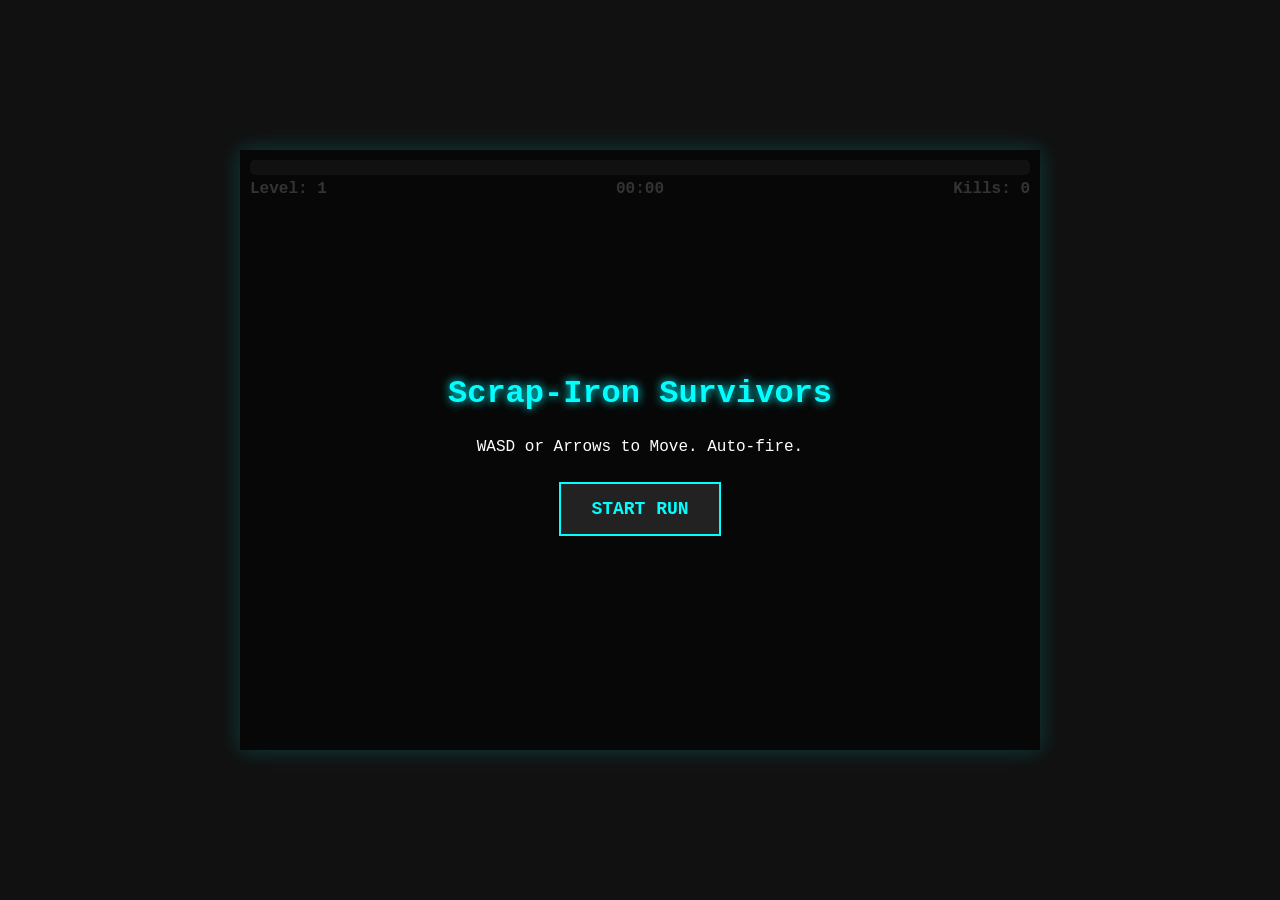
<file: Gemini/Attempt 1/index.html>
<!DOCTYPE html>
<html lang="en">
<head>
    <meta charset="UTF-8">
    <meta name="viewport" content="width=device-width, initial-scale=1.0">
    <title>Scrap-Iron Survivors - Prototype</title>
    <style>
        body {
            margin: 0;
            background-color: #111;
            color: #fff;
            font-family: 'Courier New', Courier, monospace;
            display: flex;
            justify-content: center;
            align-items: center;
            height: 100vh;
            overflow: hidden;
            user-select: none;
        }
        #game-container {
            position: relative;
            width: 800px;
            height: 600px;
            box-shadow: 0 0 20px rgba(0, 255, 255, 0.2);
        }
        canvas {
            display: block;
            background-color: #222;
        }
        .overlay {
            position: absolute;
            top: 0; left: 0; width: 100%; height: 100%;
            background: rgba(0, 0, 0, 0.8);
            display: flex;
            flex-direction: column;
            justify-content: center;
            align-items: center;
            display: none; /* Hidden by default */
        }
        .overlay.active { display: flex; }
        h1 { color: #0ff; text-shadow: 0 0 10px #0ff; margin-bottom: 10px; }
        button {
            background: #222; border: 2px solid #0ff; color: #0ff;
            padding: 15px 30px; margin: 10px; font-size: 18px; font-weight: bold;
            cursor: pointer; transition: 0.2s;
            font-family: inherit;
        }
        button:hover { background: #0ff; color: #000; }
        .card-container { display: flex; gap: 20px; }
        .card {
            background: #333; border: 2px solid #0f0; color: #fff;
            padding: 20px; width: 150px; text-align: center;
            cursor: pointer; border-radius: 8px;
        }
        .card:hover { background: #0f0; color: #000; }
        #ui-layer {
            position: absolute; top: 10px; left: 10px; right: 10px;
            pointer-events: none;
        }
        .bar-bg { background: #555; width: 100%; height: 15px; border-radius: 5px; overflow: hidden; margin-bottom: 5px;}
        #xp-bar { background: #0ff; width: 0%; height: 100%; transition: width 0.2s; }
        .stats { display: flex; justify-content: space-between; font-weight: bold; }
    </style>
</head>
<body>

<div id="game-container">
    <canvas id="gameCanvas" width="800" height="600"></canvas>
    
    <div id="ui-layer">
        <div class="bar-bg"><div id="xp-bar"></div></div>
        <div class="stats">
            <span id="ui-level">Level: 1</span>
            <span id="ui-time">00:00</span>
            <span id="ui-kills">Kills: 0</span>
        </div>
    </div>

    <div id="menu-start" class="overlay active">
        <h1>Scrap-Iron Survivors</h1>
        <p>WASD or Arrows to Move. Auto-fire.</p>
        <button onclick="startGame()">START RUN</button>
    </div>

    <div id="menu-levelup" class="overlay">
        <h1>SYSTEM UPGRADE</h1>
        <div class="card-container" id="upgrade-cards">
            </div>
    </div>

    <div id="menu-gameover" class="overlay">
        <h1 style="color: #f00; text-shadow: 0 0 10px #f00;">SYSTEM FAILURE</h1>
        <p id="final-stats">You survived for 00:00</p>
        <button onclick="location.reload()">REBOOT</button>
    </div>
</div>

<script>
/** @type {HTMLCanvasElement} */
const canvas = document.getElementById('gameCanvas');
const ctx = canvas.getContext('2d');

// --- GAME STATE ---
let gameState = 'MENU'; // MENU, PLAYING, LEVELUP, GAMEOVER
let lastTime = 0;
let gameTime = 0;
let kills = 0;
const keys = {};

// --- ENTITIES ---
const player = {
    x: 400, y: 300, size: 16, speed: 180, hp: 100, maxHp: 100,
    xp: 0, xpNeeded: 10, level: 1, pickupRadius: 80,
    stats: { damageMult: 1, projMult: 1, speedMult: 1 }
};

let enemies = [];
let bullets = [];
let pickups = [];
let damageTexts = [];

// --- WEAPONS ---
const weapons = [
    {
        name: "Auto-Blaster", active: true, level: 1,
        timer: 0, cooldown: 0.8, damage: 15, speed: 400, pierce: 0, color: '#0ff'
    },
    {
        name: "Plasma Ring", active: false, level: 0,
        timer: 0, cooldown: 3.0, damage: 10, radius: 0, maxRadius: 100, duration: 0.5, color: '#f0f'
    }
];

// --- INPUT ---
window.addEventListener('keydown', e => keys[e.code] = true);
window.addEventListener('keyup', e => keys[e.code] = false);

// --- CORE FUNCTIONS ---
function startGame() {
    document.getElementById('menu-start').classList.remove('active');
    gameState = 'PLAYING';
    lastTime = performance.now();
    requestAnimationFrame(gameLoop);
}

function formatTime(seconds) {
    const m = Math.floor(seconds / 60).toString().padStart(2, '0');
    const s = Math.floor(seconds % 60).toString().padStart(2, '0');
    return `${m}:${s}`;
}

function updateUI() {
    document.getElementById('ui-level').innerText = `Level: ${player.level}`;
    document.getElementById('ui-time').innerText = formatTime(gameTime);
    document.getElementById('ui-kills').innerText = `Kills: ${kills}`;
    document.getElementById('xp-bar').style.width = `${(player.xp / player.xpNeeded) * 100}%`;
}

function getClosestEnemy() {
    let closest = null;
    let minDist = Infinity;
    enemies.forEach(e => {
        const dist = Math.hypot(player.x - e.x, player.y - e.y);
        if (dist < minDist) { minDist = dist; closest = e; }
    });
    return closest;
}

function fireWeapons(dt) {
    weapons.forEach(wpn => {
        if (!wpn.active) return;
        wpn.timer -= dt;
        
        if (wpn.timer <= 0) {
            if (wpn.name === "Auto-Blaster") {
                const target = getClosestEnemy();
                if (target) {
                    const angle = Math.atan2(target.y - player.y, target.x - player.x);
                    bullets.push({
                        x: player.x, y: player.y,
                        vx: Math.cos(angle) * wpn.speed, vy: Math.sin(angle) * wpn.speed,
                        damage: wpn.damage * player.stats.damageMult, pierce: wpn.pierce,
                        life: 2.0, color: wpn.color, size: 4
                    });
                }
            } else if (wpn.name === "Plasma Ring") {
                // Expanding AoE logic handled in main loop for simplicity
                bullets.push({
                    type: 'aura', x: player.x, y: player.y,
                    damage: wpn.damage * player.stats.damageMult,
                    currentRadius: 10, maxRadius: wpn.maxRadius, 
                    life: wpn.duration, maxLife: wpn.duration, color: wpn.color
                });
            }
            wpn.timer = wpn.cooldown;
        }
    });
}

function spawnEnemy(minutes) {
    // Scaling formulas from GDD
    const hpMult = 1 + (0.15 * minutes) + (0.05 * minutes * minutes);
    const isRustMite = Math.random() > 0.7;
    
    // Spawn just outside the canvas
    const angle = Math.random() * Math.PI * 2;
    const dist = 500;
    
    enemies.push({
        x: player.x + Math.cos(angle) * dist,
        y: player.y + Math.sin(angle) * dist,
        hp: (isRustMite ? 5 : 10) * hpMult,
        maxHp: (isRustMite ? 5 : 10) * hpMult,
        speed: isRustMite ? 90 : 50,
        size: isRustMite ? 8 : 12,
        color: isRustMite ? '#f90' : '#f00',
        damage: 10
    });
}

function gainXP(amount) {
    player.xp += amount;
    if (player.xp >= player.xpNeeded) {
        player.xp -= player.xpNeeded;
        player.level++;
        player.xpNeeded = Math.floor(player.xpNeeded * 1.5);
        triggerLevelUp();
    }
}

function triggerLevelUp() {
    gameState = 'LEVELUP';
    const menu = document.getElementById('menu-levelup');
    const container = document.getElementById('upgrade-cards');
    container.innerHTML = '';
    menu.classList.add('active');

    // Hardcoded simple upgrades for prototype
    const upgrades = [
        { title: "Blaster DMG +", desc: "Auto-Blaster deals more damage.", action: () => weapons[0].damage += 5 },
        { title: "Unlock Plasma", desc: "Periodic Area of Effect.", action: () => { weapons[1].active = true; weapons[1].level++; weapons[1].maxRadius += 20; } },
        { title: "Kinetic Boots", desc: "+10% Move Speed", action: () => player.stats.speedMult += 0.1 }
    ];

    upgrades.forEach(upg => {
        const card = document.createElement('div');
        card.className = 'card';
        card.innerHTML = `<h3>${upg.title}</h3><p>${upg.desc}</p>`;
        card.onclick = () => {
            upg.action();
            menu.classList.remove('active');
            gameState = 'PLAYING';
            lastTime = performance.now(); // Prevent time jump
            requestAnimationFrame(gameLoop);
        };
        container.appendChild(card);
    });
}

function triggerGameOver() {
    gameState = 'GAMEOVER';
    document.getElementById('final-stats').innerText = `Survived: ${formatTime(gameTime)} | Kills: ${kills} | Level: ${player.level}`;
    document.getElementById('menu-gameover').classList.add('active');
}

// --- MAIN LOOP ---
function update(dt) {
    gameTime += dt;
    const timeInMins = gameTime / 60;

    // Player Movement
    let dx = 0, dy = 0;
    if (keys['KeyW'] || keys['ArrowUp']) dy -= 1;
    if (keys['KeyS'] || keys['ArrowDown']) dy += 1;
    if (keys['KeyA'] || keys['ArrowLeft']) dx -= 1;
    if (keys['KeyD'] || keys['ArrowRight']) dx += 1;
    
    if (dx !== 0 || dy !== 0) {
        const len = Math.hypot(dx, dy);
        player.x += (dx / len) * (player.speed * player.stats.speedMult) * dt;
        player.y += (dy / len) * (player.speed * player.stats.speedMult) * dt;
    }

    // Keep player in bounds (optional, but good for proto)
    player.x = Math.max(player.size, Math.min(canvas.width - player.size, player.x));
    player.y = Math.max(player.size, Math.min(canvas.height - player.size, player.y));

    // Spawning
    const maxEnemies = 30 + (15 * timeInMins);
    if (enemies.length < maxEnemies && Math.random() < 0.1) spawnEnemy(timeInMins);

    // Weapons
    fireWeapons(dt);

    // Pickups
    for (let i = pickups.length - 1; i >= 0; i--) {
        const p = pickups[i];
        const dist = Math.hypot(player.x - p.x, player.y - p.y);
        if (dist < player.pickupRadius) {
            // Magnet pull
            p.x += (player.x - p.x) * 5 * dt;
            p.y += (player.y - p.y) * 5 * dt;
            if (dist < player.size + 5) {
                gainXP(1);
                pickups.splice(i, 1);
            }
        }
    }

    // Bullets & Collision
    for (let i = bullets.length - 1; i >= 0; i--) {
        const b = bullets[i];
        b.life -= dt;
        if (b.life <= 0) { bullets.splice(i, 1); continue; }

        if (b.type === 'aura') {
            b.x = player.x; b.y = player.y; // Follow player
            b.currentRadius = (1 - (b.life / b.maxLife)) * b.maxRadius;
            
            // Damage enemies in radius (throttle to avoid multi-hitting every frame)
            enemies.forEach(e => {
                if (Math.hypot(b.x - e.x, b.y - e.y) < b.currentRadius + e.size) {
                    if (!e.hitBy) e.hitBy = [];
                    if (!e.hitBy.includes(b)) {
                        e.hp -= b.damage;
                        e.hitBy.push(b);
                        damageTexts.push({ x: e.x, y: e.y, text: Math.floor(b.damage), life: 0.5 });
                    }
                }
            });
        } else {
            b.x += b.vx * dt; b.y += b.vy * dt;
            let hit = false;
            for (let j = enemies.length - 1; j >= 0; j--) {
                const e = enemies[j];
                if (Math.hypot(b.x - e.x, b.y - e.y) < e.size + b.size) {
                    e.hp -= b.damage;
                    damageTexts.push({ x: e.x, y: e.y, text: Math.floor(b.damage), life: 0.5 });
                    if (b.pierce > 0) b.pierce--; else hit = true;
                    break; // Hit one enemy per frame
                }
            }
            if (hit) { bullets.splice(i, 1); continue; }
        }
    }

    // Enemies
    for (let i = enemies.length - 1; i >= 0; i--) {
        const e = enemies[i];
        if (e.hp <= 0) {
            pickups.push({ x: e.x, y: e.y });
            enemies.splice(i, 1);
            kills++;
            continue;
        }

        // Move to player
        const distToPlayer = Math.hypot(player.x - e.x, player.y - e.y);
        e.x += ((player.x - e.x) / distToPlayer) * e.speed * dt;
        e.y += ((player.y - e.y) / distToPlayer) * e.speed * dt;

        // Player takes damage
        if (distToPlayer < player.size + e.size) {
            player.hp -= e.damage * dt; // Continuous damage
            if (player.hp <= 0) triggerGameOver();
        }
    }

    // Damage Texts
    for (let i = damageTexts.length - 1; i >= 0; i--) {
        damageTexts[i].life -= dt;
        damageTexts[i].y -= 20 * dt; // Float up
        if (damageTexts[i].life <= 0) damageTexts.splice(i, 1);
    }

    updateUI();
}

function draw() {
    ctx.clearRect(0, 0, canvas.width, canvas.height);

    // Draw Grid (Floor)
    ctx.strokeStyle = '#333';
    ctx.lineWidth = 1;
    for(let i = 0; i < canvas.width; i+=50) {
        ctx.beginPath(); ctx.moveTo(i, 0); ctx.lineTo(i, canvas.height); ctx.stroke();
        ctx.beginPath(); ctx.moveTo(0, i); ctx.lineTo(canvas.width, i); ctx.stroke();
    }

    // Pickups (Scrap)
    ctx.fillStyle = '#0f0';
    pickups.forEach(p => {
        ctx.beginPath(); ctx.arc(p.x, p.y, 4, 0, Math.PI * 2); ctx.fill();
    });

    // Enemies
    enemies.forEach(e => {
        ctx.fillStyle = e.color;
        ctx.beginPath(); ctx.arc(e.x, e.y, e.size, 0, Math.PI * 2); ctx.fill();
        // Mini HP bar
        ctx.fillStyle = 'red'; ctx.fillRect(e.x - 10, e.y - e.size - 6, 20, 3);
        ctx.fillStyle = 'lime'; ctx.fillRect(e.x - 10, e.y - e.size - 6, 20 * (e.hp / e.maxHp), 3);
    });

    // Bullets & Auras
    bullets.forEach(b => {
        if (b.type === 'aura') {
            ctx.strokeStyle = b.color; ctx.lineWidth = 3;
            ctx.beginPath(); ctx.arc(b.x, b.y, b.currentRadius, 0, Math.PI*2); ctx.stroke();
        } else {
            ctx.fillStyle = b.color;
            ctx.beginPath(); ctx.arc(b.x, b.y, b.size, 0, Math.PI * 2); ctx.fill();
        }
    });

    // Player
    ctx.fillStyle = '#0ff';
    ctx.beginPath(); ctx.arc(player.x, player.y, player.size, 0, Math.PI * 2); ctx.fill();
    // Player HP
    ctx.fillStyle = 'red'; ctx.fillRect(player.x - 15, player.y + 20, 30, 4);
    ctx.fillStyle = 'lime'; ctx.fillRect(player.x - 15, player.y + 20, 30 * Math.max(0, player.hp / player.maxHp), 4);

    // Magnet Radius (Debug/Visualizer)
    ctx.strokeStyle = 'rgba(0, 255, 255, 0.1)'; ctx.lineWidth = 1;
    ctx.beginPath(); ctx.arc(player.x, player.y, player.pickupRadius, 0, Math.PI*2); ctx.stroke();

    // Damage Texts
    ctx.fillStyle = '#fff';
    ctx.font = '12px Courier New';
    damageTexts.forEach(t => {
        ctx.globalAlpha = t.life / 0.5;
        ctx.fillText(t.text, t.x, t.y);
    });
    ctx.globalAlpha = 1.0;
}

function gameLoop(timestamp) {
    if (gameState !== 'PLAYING') return;
    
    const dt = (timestamp - lastTime) / 1000;
    lastTime = timestamp;
    
    // Cap dt to prevent massive jumps if tab is backgrounded
    if (dt < 0.1) {
        update(dt);
        draw();
    }
    
    requestAnimationFrame(gameLoop);
}
</script>

</body>
</html>
</file>
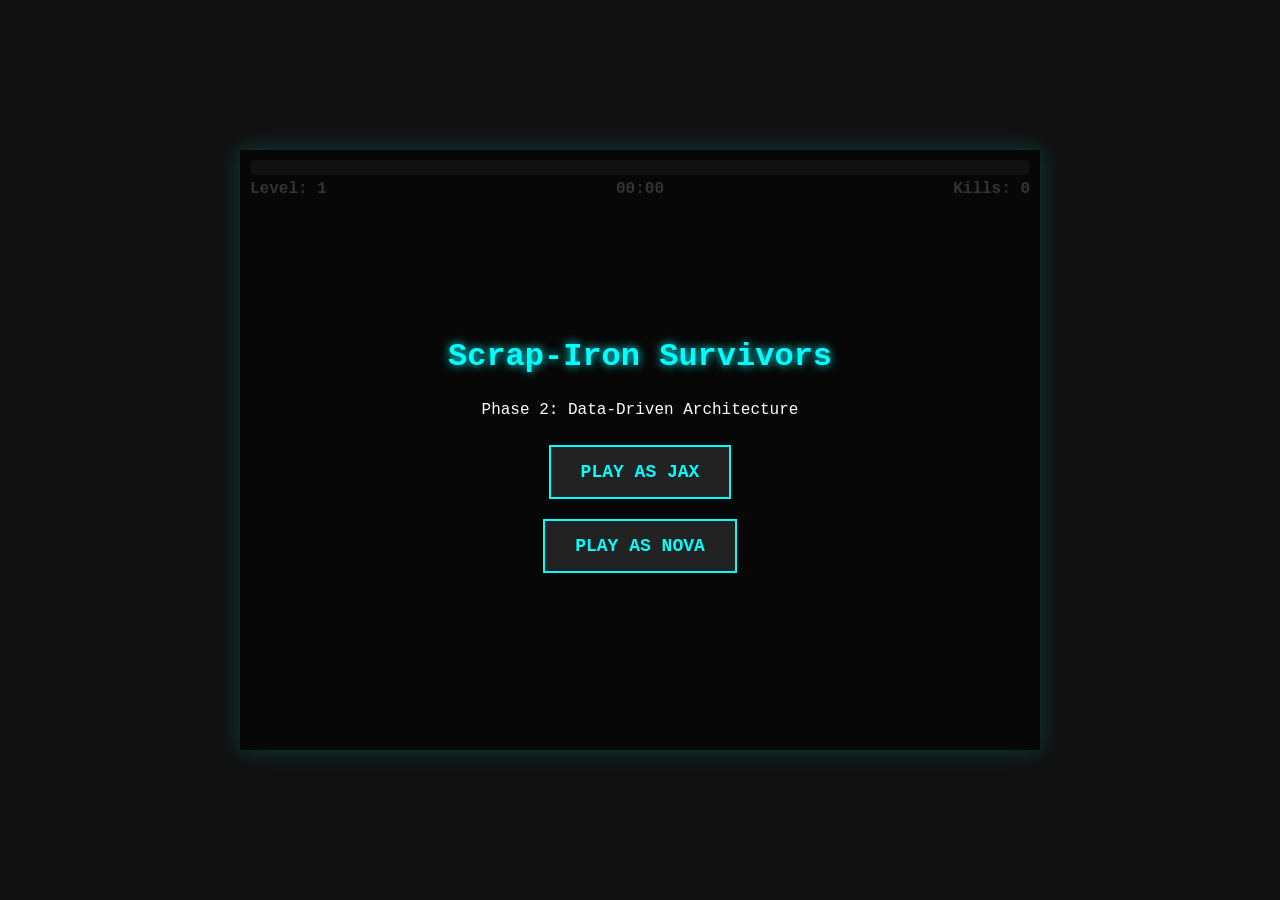
<file: Gemini/Attempt 2/index.html>
<!DOCTYPE html>
<html lang="en">
<head>
    <meta charset="UTF-8">
    <meta name="viewport" content="width=device-width, initial-scale=1.0">
    <title>Scrap-Iron Survivors - Phase 2</title>
    <style>
        body {
            margin: 0; background-color: #111; color: #fff;
            font-family: 'Courier New', Courier, monospace;
            display: flex; justify-content: center; align-items: center;
            height: 100vh; overflow: hidden; user-select: none;
        }
        #game-container {
            position: relative; width: 800px; height: 600px;
            box-shadow: 0 0 20px rgba(0, 255, 255, 0.2);
        }
        canvas { display: block; background-color: #222; }
        .overlay {
            position: absolute; top: 0; left: 0; width: 100%; height: 100%;
            background: rgba(0, 0, 0, 0.8); display: none;
            flex-direction: column; justify-content: center; align-items: center;
        }
        .overlay.active { display: flex; }
        h1 { color: #0ff; text-shadow: 0 0 10px #0ff; margin-bottom: 10px; }
        button {
            background: #222; border: 2px solid #0ff; color: #0ff;
            padding: 15px 30px; margin: 10px; font-size: 18px; font-weight: bold;
            cursor: pointer; transition: 0.2s; font-family: inherit;
        }
        button:hover { background: #0ff; color: #000; }
        .card-container { display: flex; gap: 20px; }
        .card {
            background: #333; border: 2px solid #0f0; color: #fff;
            padding: 20px; width: 150px; text-align: center;
            cursor: pointer; border-radius: 8px;
        }
        .card:hover { background: #0f0; color: #000; }
        #ui-layer {
            position: absolute; top: 10px; left: 10px; right: 10px; pointer-events: none;
        }
        .bar-bg { background: #555; width: 100%; height: 15px; border-radius: 5px; margin-bottom: 5px;}
        #xp-bar { background: #0ff; width: 0%; height: 100%; transition: width 0.2s; }
        .stats { display: flex; justify-content: space-between; font-weight: bold; }
    </style>
</head>
<body>

<div id="game-container">
    <canvas id="gameCanvas" width="800" height="600"></canvas>
    <div id="ui-layer">
        <div class="bar-bg"><div id="xp-bar"></div></div>
        <div class="stats">
            <span id="ui-level">Level: 1</span>
            <span id="ui-time">00:00</span>
            <span id="ui-kills">Kills: 0</span>
        </div>
    </div>

    <div id="menu-start" class="overlay active">
        <h1>Scrap-Iron Survivors</h1>
        <p>Phase 2: Data-Driven Architecture</p>
        <button onclick="startGame('char_jax')">PLAY AS JAX</button>
        <button onclick="startGame('char_nova')">PLAY AS NOVA</button>
    </div>

    <div id="menu-levelup" class="overlay">
        <h1>SYSTEM UPGRADE</h1>
        <div class="card-container" id="upgrade-cards"></div>
    </div>

    <div id="menu-gameover" class="overlay">
        <h1 style="color: #f00; text-shadow: 0 0 10px #f00;">SYSTEM FAILURE</h1>
        <p id="final-stats"></p>
        <button onclick="location.reload()">REBOOT</button>
    </div>
</div>

<script>
// ==========================================
// DESIGNER DATA BLOCK (Swap values here!)
// ==========================================
const GAME_DATA = {
    classes: {
        char_jax: { name: "Jax", hp: 100, spd: 180, starting_ability: "wpn_blaster", color: "#0ff" },
        char_nova: { name: "Nova", hp: 80, spd: 160, starting_ability: "wpn_mortar", color: "#f90" }
    },
    enemies: {
        en_scrapling: { name: "Scrapling", hp: 10, atk: 10, spd: 40, xp: 1, color: "#f00", size: 12 },
        en_hound: { name: "Chrome-Hound", hp: 35, atk: 15, spd: 90, xp: 3, color: "#f0f", size: 8 }
    },
    abilities: {
        wpn_blaster: { name: "Auto-Blaster", type: "auto", cooldown: 0.8, power: 15, range: 400, projSpeed: 400, color: "#0ff" },
        wpn_mortar: { name: "Frag Mortar", type: "aoe", cooldown: 2.5, power: 25, range: 300, radius: 60, color: "#f90" },
        wpn_plasma: { name: "Plasma Ring", type: "aura", cooldown: 3.0, power: 10, radius: 100, duration: 0.5, color: "#0f0" }
    },
    items: {
        art_boots: { name: "Kinetic Boots", stat: "spd", val: 0.1, desc: "+10% Move Speed" },
        art_multitool: { name: "Multitool", stat: "proj", val: 1, desc: "+1 Projectile" },
        art_amplifier: { name: "Amplifier", stat: "dmg", val: 0.2, desc: "+20% Damage" }
    }
};

// ==========================================
// GAME ENGINE LOGIC
// ==========================================
const canvas = document.getElementById('gameCanvas');
const ctx = canvas.getContext('2d');
const keys = {};

let gameState = 'MENU'; 
let lastTime = 0, gameTime = 0, kills = 0;

let player = { x: 400, y: 300, size: 16, level: 1, xp: 0, xpNeeded: 10, stats: { dmg: 1, proj: 1, spd: 1 }, activeAbilities: [] };
let enemies = [], bullets = [], pickups = [], damageTexts = [];

window.addEventListener('keydown', e => keys[e.code] = true);
window.addEventListener('keyup', e => keys[e.code] = false);

function startGame(classId) {
    const charData = GAME_DATA.classes[classId];
    player.maxHp = player.hp = charData.hp;
    player.baseSpd = charData.spd;
    player.color = charData.color;
    
    // Grant starting ability
    grantAbility(charData.starting_ability);

    document.getElementById('menu-start').classList.remove('active');
    gameState = 'PLAYING';
    lastTime = performance.now();
    requestAnimationFrame(gameLoop);
}

function grantAbility(id) {
    const abData = GAME_DATA.abilities[id];
    player.activeAbilities.push({ ...abData, timer: 0, level: 1 });
}

function spawnEnemy(minutes) {
    const hpMult = 1 + (0.15 * minutes) + (0.05 * minutes * minutes);
    const typeId = Math.random() > 0.8 ? 'en_hound' : 'en_scrapling';
    const data = GAME_DATA.enemies[typeId];
    
    const angle = Math.random() * Math.PI * 2;
    enemies.push({
        x: player.x + Math.cos(angle) * 500, y: player.y + Math.sin(angle) * 500,
        ...data, hp: data.hp * hpMult, maxHp: data.hp * hpMult
    });
}

function fireAbilities(dt) {
    player.activeAbilities.forEach(ab => {
        ab.timer -= dt;
        if (ab.timer <= 0) {
            if (ab.type === "auto") {
                // Find closest
                let target = null, minDist = Infinity;
                enemies.forEach(e => {
                    const dist = Math.hypot(player.x - e.x, player.y - e.y);
                    if (dist < minDist && dist < ab.range) { minDist = dist; target = e; }
                });
                
                if (target) {
                    const angle = Math.atan2(target.y - player.y, target.x - player.x);
                    bullets.push({
                        type: 'proj', x: player.x, y: player.y, size: 4, life: 2.0,
                        vx: Math.cos(angle) * ab.projSpeed, vy: Math.sin(angle) * ab.projSpeed,
                        damage: ab.power * player.stats.dmg, color: ab.color
                    });
                }
            } else if (ab.type === "aoe") {
                // Random spot near player
                const angle = Math.random() * Math.PI * 2;
                const dist = Math.random() * ab.range;
                bullets.push({
                    type: 'blast', x: player.x + Math.cos(angle) * dist, y: player.y + Math.sin(angle) * dist,
                    radius: ab.radius, life: 0.2, maxLife: 0.2, damage: ab.power * player.stats.dmg, color: ab.color
                });
            } else if (ab.type === "aura") {
                bullets.push({
                    type: 'aura', x: player.x, y: player.y, maxRadius: ab.radius,
                    life: ab.duration, maxLife: ab.duration, damage: ab.power * player.stats.dmg, color: ab.color
                });
            }
            ab.timer = ab.cooldown;
        }
    });
}

function update(dt) {
    gameTime += dt;
    const mins = gameTime / 60;

    // Player Move
    let dx = 0, dy = 0;
    if (keys['KeyW'] || keys['ArrowUp']) dy -= 1;
    if (keys['KeyS'] || keys['ArrowDown']) dy += 1;
    if (keys['KeyA'] || keys['ArrowLeft']) dx -= 1;
    if (keys['KeyD'] || keys['ArrowRight']) dx += 1;
    
    if (dx !== 0 || dy !== 0) {
        const len = Math.hypot(dx, dy);
        player.x += (dx / len) * (player.baseSpd * player.stats.spd) * dt;
        player.y += (dy / len) * (player.baseSpd * player.stats.spd) * dt;
    }
    player.x = Math.max(player.size, Math.min(canvas.width - player.size, player.x));
    player.y = Math.max(player.size, Math.min(canvas.height - player.size, player.y));

    // Spawn & Fire
    if (enemies.length < 30 + (15 * mins) && Math.random() < 0.1) spawnEnemy(mins);
    fireAbilities(dt);

    // Bullet Physics & Collision
    for (let i = bullets.length - 1; i >= 0; i--) {
        const b = bullets[i];
        b.life -= dt;
        if (b.life <= 0) { bullets.splice(i, 1); continue; }

        if (b.type === 'proj') {
            b.x += b.vx * dt; b.y += b.vy * dt;
            let hit = false;
            for (let j = enemies.length - 1; j >= 0; j--) {
                const e = enemies[j];
                if (Math.hypot(b.x - e.x, b.y - e.y) < e.size + b.size) {
                    e.hp -= b.damage; hit = true;
                    damageTexts.push({ x: e.x, y: e.y, text: Math.floor(b.damage), life: 0.5 });
                    break;
                }
            }
            if (hit) bullets.splice(i, 1);
        } else if (b.type === 'blast' || b.type === 'aura') {
            if (b.type === 'aura') { b.x = player.x; b.y = player.y; }
            const currentRadius = b.type === 'aura' ? (1 - (b.life / b.maxLife)) * b.maxRadius : b.radius;
            
            enemies.forEach(e => {
                if (Math.hypot(b.x - e.x, b.y - e.y) < currentRadius + e.size) {
                    if (!e.hitBy) e.hitBy = [];
                    if (!e.hitBy.includes(b)) {
                        e.hp -= b.damage; e.hitBy.push(b);
                        damageTexts.push({ x: e.x, y: e.y, text: Math.floor(b.damage), life: 0.5 });
                    }
                }
            });
        }
    }

    // Enemies
    for (let i = enemies.length - 1; i >= 0; i--) {
        const e = enemies[i];
        if (e.hp <= 0) {
            pickups.push({ x: e.x, y: e.y, val: e.xp });
            enemies.splice(i, 1); kills++; continue;
        }
        const dist = Math.hypot(player.x - e.x, player.y - e.y);
        e.x += ((player.x - e.x) / dist) * e.spd * dt;
        e.y += ((player.y - e.y) / dist) * e.spd * dt;

        if (dist < player.size + e.size) {
            player.hp -= e.atk * dt;
            if (player.hp <= 0) {
                gameState = 'GAMEOVER';
                document.getElementById('final-stats').innerText = `Survived: ${Math.floor(mins)}m ${Math.floor(gameTime%60)}s | Kills: ${kills}`;
                document.getElementById('menu-gameover').classList.add('active');
            }
        }
    }

    // Pickups
    for (let i = pickups.length - 1; i >= 0; i--) {
        const p = pickups[i];
        const dist = Math.hypot(player.x - p.x, player.y - p.y);
        if (dist < 80) { // Magnet
            p.x += (player.x - p.x) * 5 * dt; p.y += (player.y - p.y) * 5 * dt;
            if (dist < player.size + 5) {
                player.xp += p.val; pickups.splice(i, 1);
                if (player.xp >= player.xpNeeded) levelUp();
            }
        }
    }

    // Cleanup text
    for (let i = damageTexts.length - 1; i >= 0; i--) {
        damageTexts[i].life -= dt; damageTexts[i].y -= 20 * dt;
        if (damageTexts[i].life <= 0) damageTexts.splice(i, 1);
    }

    // Update UI
    document.getElementById('ui-level').innerText = `Level: ${player.level}`;
    document.getElementById('ui-time').innerText = `${Math.floor(mins).toString().padStart(2, '0')}:${Math.floor(gameTime%60).toString().padStart(2, '0')}`;
    document.getElementById('ui-kills').innerText = `Kills: ${kills}`;
    document.getElementById('xp-bar').style.width = `${(player.xp / player.xpNeeded) * 100}%`;
}

function levelUp() {
    player.xp -= player.xpNeeded;
    player.level++;
    player.xpNeeded = Math.floor(player.xpNeeded * 1.5);
    
    gameState = 'LEVELUP';
    const menu = document.getElementById('menu-levelup');
    const container = document.getElementById('upgrade-cards');
    container.innerHTML = '';
    menu.classList.add('active');

    // Generate 3 random cards from items + missing abilities
    const options = [
        { title: "Unlock Plasma", desc: "Periodic Area of Effect", action: () => grantAbility('wpn_plasma') },
        { title: GAME_DATA.items.art_boots.name, desc: GAME_DATA.items.art_boots.desc, action: () => player.stats.spd += GAME_DATA.items.art_boots.val },
        { title: GAME_DATA.items.art_amplifier.name, desc: GAME_DATA.items.art_amplifier.desc, action: () => player.stats.dmg += GAME_DATA.items.art_amplifier.val }
    ];

    options.forEach(upg => {
        const card = document.createElement('div');
        card.className = 'card';
        card.innerHTML = `<h3>${upg.title}</h3><p>${upg.desc}</p>`;
        card.onclick = () => {
            upg.action();
            menu.classList.remove('active');
            gameState = 'PLAYING';
            lastTime = performance.now();
            requestAnimationFrame(gameLoop);
        };
        container.appendChild(card);
    });
}

function draw() {
    ctx.clearRect(0, 0, canvas.width, canvas.height);
    
    // Grid
    ctx.strokeStyle = '#333'; ctx.lineWidth = 1;
    for(let i = 0; i < canvas.width; i+=50) {
        ctx.beginPath(); ctx.moveTo(i, 0); ctx.lineTo(i, canvas.height); ctx.stroke();
        ctx.beginPath(); ctx.moveTo(0, i); ctx.lineTo(canvas.width, i); ctx.stroke();
    }

    // Pickups
    ctx.fillStyle = '#0f0';
    pickups.forEach(p => { ctx.beginPath(); ctx.arc(p.x, p.y, 4, 0, Math.PI * 2); ctx.fill(); });

    // Enemies
    enemies.forEach(e => {
        ctx.fillStyle = e.color;
        ctx.beginPath(); ctx.arc(e.x, e.y, e.size, 0, Math.PI * 2); ctx.fill();
        ctx.fillStyle = 'red'; ctx.fillRect(e.x - 10, e.y - e.size - 6, 20, 3);
        ctx.fillStyle = 'lime'; ctx.fillRect(e.x - 10, e.y - e.size - 6, 20 * (e.hp / e.maxHp), 3);
    });

    // Bullets
    bullets.forEach(b => {
        if (b.type === 'aura' || b.type === 'blast') {
            ctx.strokeStyle = b.color; ctx.lineWidth = b.type === 'blast' ? 5 : 3;
            ctx.globalAlpha = b.life / b.maxLife;
            const r = b.type === 'aura' ? (1 - (b.life / b.maxLife)) * b.maxRadius : b.radius;
            ctx.beginPath(); ctx.arc(b.x, b.y, r, 0, Math.PI*2); ctx.stroke();
            ctx.globalAlpha = 1.0;
        } else {
            ctx.fillStyle = b.color;
            ctx.beginPath(); ctx.arc(b.x, b.y, b.size, 0, Math.PI * 2); ctx.fill();
        }
    });

    // Player
    ctx.fillStyle = player.color;
    ctx.beginPath(); ctx.arc(player.x, player.y, player.size, 0, Math.PI * 2); ctx.fill();
    ctx.fillStyle = 'red'; ctx.fillRect(player.x - 15, player.y + 20, 30, 4);
    ctx.fillStyle = 'lime'; ctx.fillRect(player.x - 15, player.y + 20, 30 * Math.max(0, player.hp / player.maxHp), 4);

    // Text
    ctx.fillStyle = '#fff'; ctx.font = '12px Courier New';
    damageTexts.forEach(t => {
        ctx.globalAlpha = t.life / 0.5;
        ctx.fillText(t.text, t.x, t.y);
    });
    ctx.globalAlpha = 1.0;
}

function gameLoop(timestamp) {
    if (gameState !== 'PLAYING') return;
    const dt = Math.min((timestamp - lastTime) / 1000, 0.1); // Cap delta time
    lastTime = timestamp;
    update(dt);
    draw();
    requestAnimationFrame(gameLoop);
}
</script>
</body>
</html>
</file>
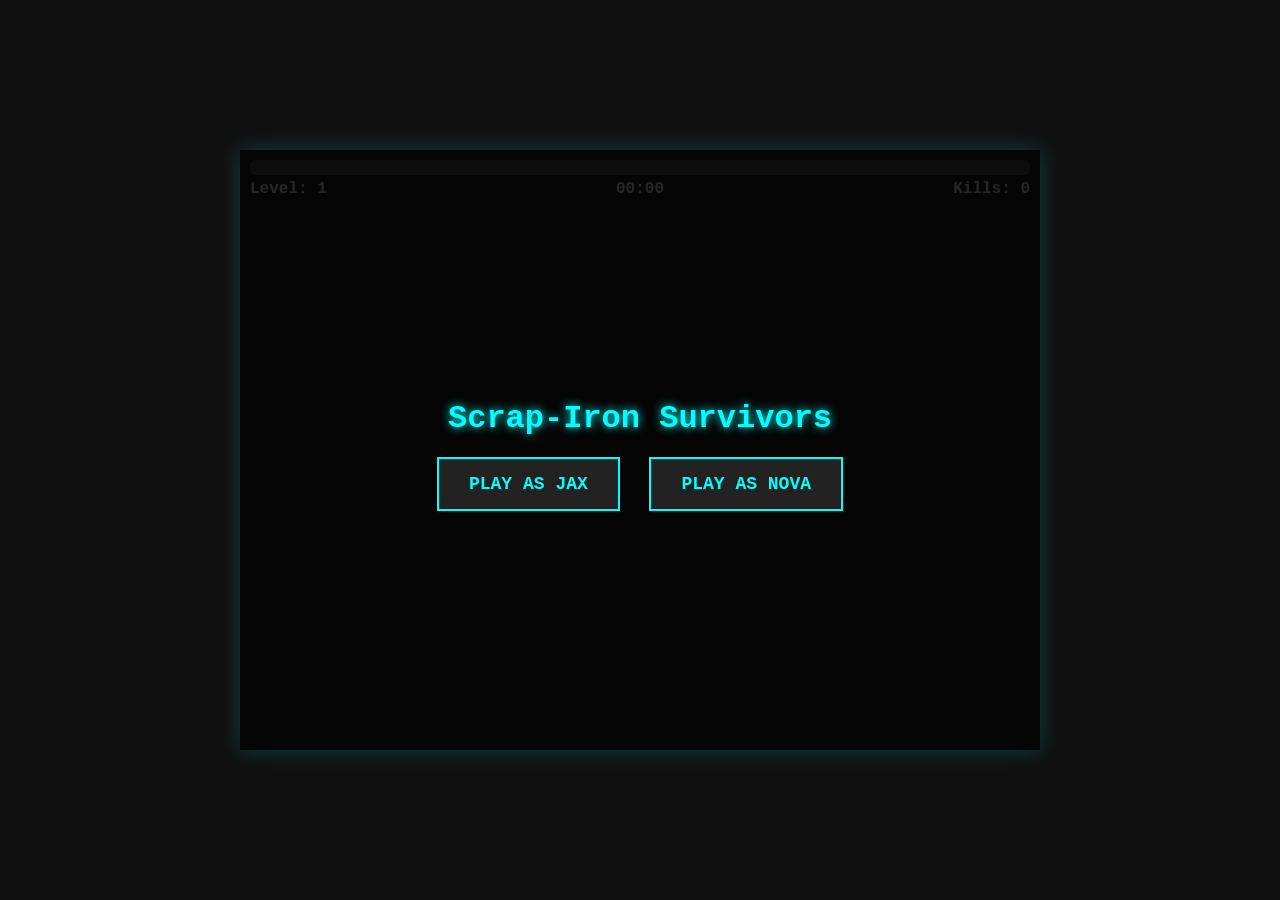
<file: Gemini/Attempt 3/index.html>
<!DOCTYPE html>
<html lang="en">
<head>
    <meta charset="UTF-8">
    <meta name="viewport" content="width=device-width, initial-scale=1.0">
    <title>Scrap-Iron Survivors</title>
    <link rel="stylesheet" href="style.css">
</head>
<body>
    <div id="game-container">
        <canvas id="gameCanvas" width="800" height="600"></canvas>
        <div id="ui-layer">
            <div class="bar-bg"><div id="xp-bar"></div></div>
            <div class="stats">
                <span id="ui-level">Level: 1</span>
                <span id="ui-time">00:00</span>
                <span id="ui-kills">Kills: 0</span>
            </div>
        </div>

        <div id="menu-start" class="overlay active">
            <h1>Scrap-Iron Survivors</h1>
            <p id="loading-text">Loading game data...</p>
            <div id="char-select" style="display: none;">
                <button onclick="startGame('char_jax')">PLAY AS JAX</button>
                <button onclick="startGame('char_nova')">PLAY AS NOVA</button>
            </div>
        </div>

        <div id="menu-gameover" class="overlay">
            <h1 class="danger-text">SYSTEM FAILURE</h1>
            <p id="final-stats"></p>
            <button onclick="location.reload()">REBOOT</button>
        </div>
    </div>
    <script src="game.js"></script>
</body>
</html>
</file>
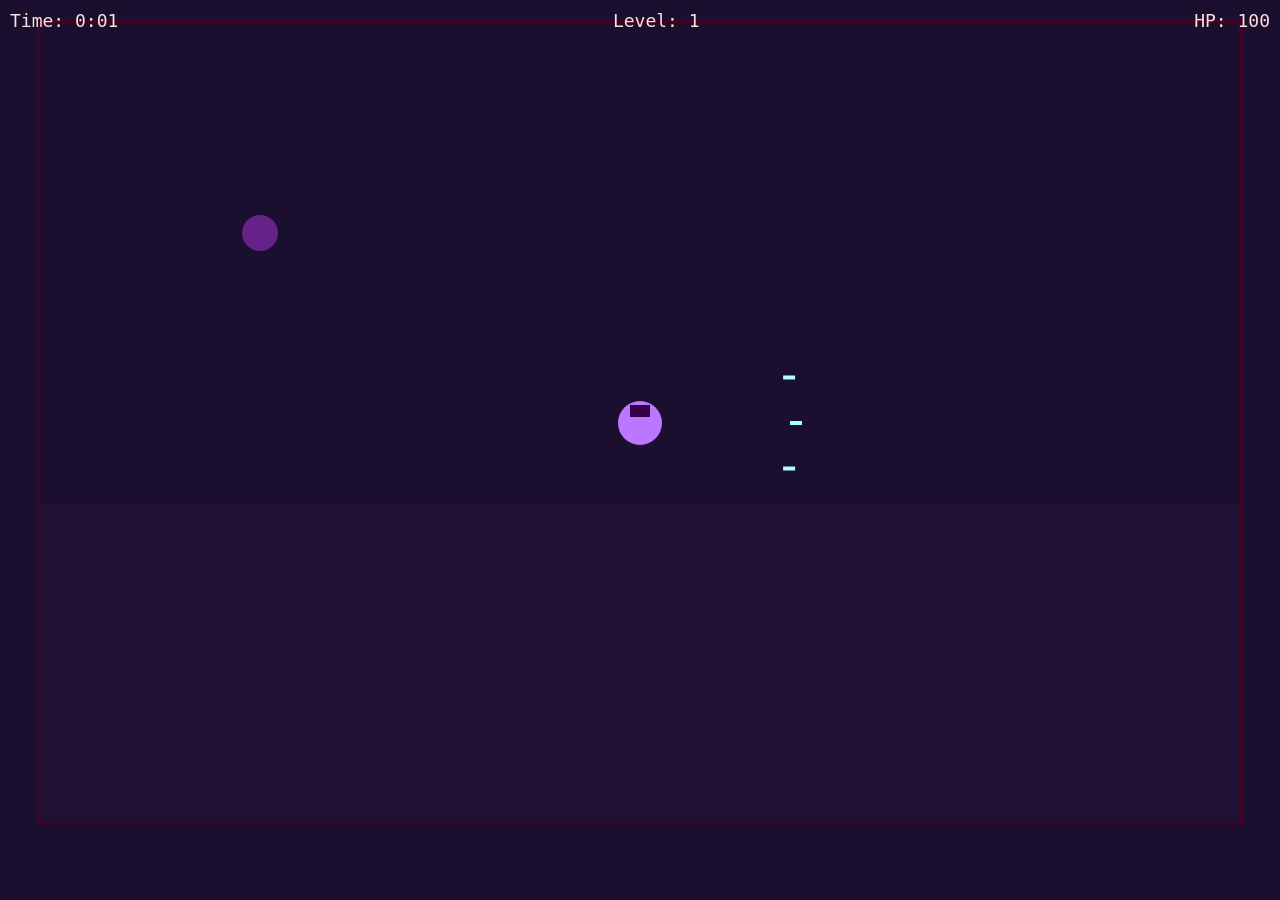
<file: Grok/Attempt 1/index.html>
<!DOCTYPE html>
<html lang="en">
<head>
    <meta charset="UTF-8">
    <title>Bloodsurge: Eternal Night</title>
    <link rel="stylesheet" href="styles.css">
</head>
<body>
    <canvas id="game" width="1200" height="800"></canvas>
    
    <div id="hud">
        <div>Time: <span id="timer">0:00</span></div>
        <div>Level: <span id="level">1</span></div>
        <div>HP: <span id="hp">100</span></div>
    </div>

    <div id="levelup" class="modal">
        <h2>Level Up! Choose one:</h2>
        <div id="choices"></div>
    </div>

    <div id="gameover" class="modal">
        <h2>You Have Fallen</h2>
        <p>Survived: <span id="finaltime"></span></p>
        <p>Kills: <span id="kills">0</span></p>
        <button onclick="restart()">Return to Camp</button>
    </div>

    <script src="game.js"></script>
</body>
</html>
</file>
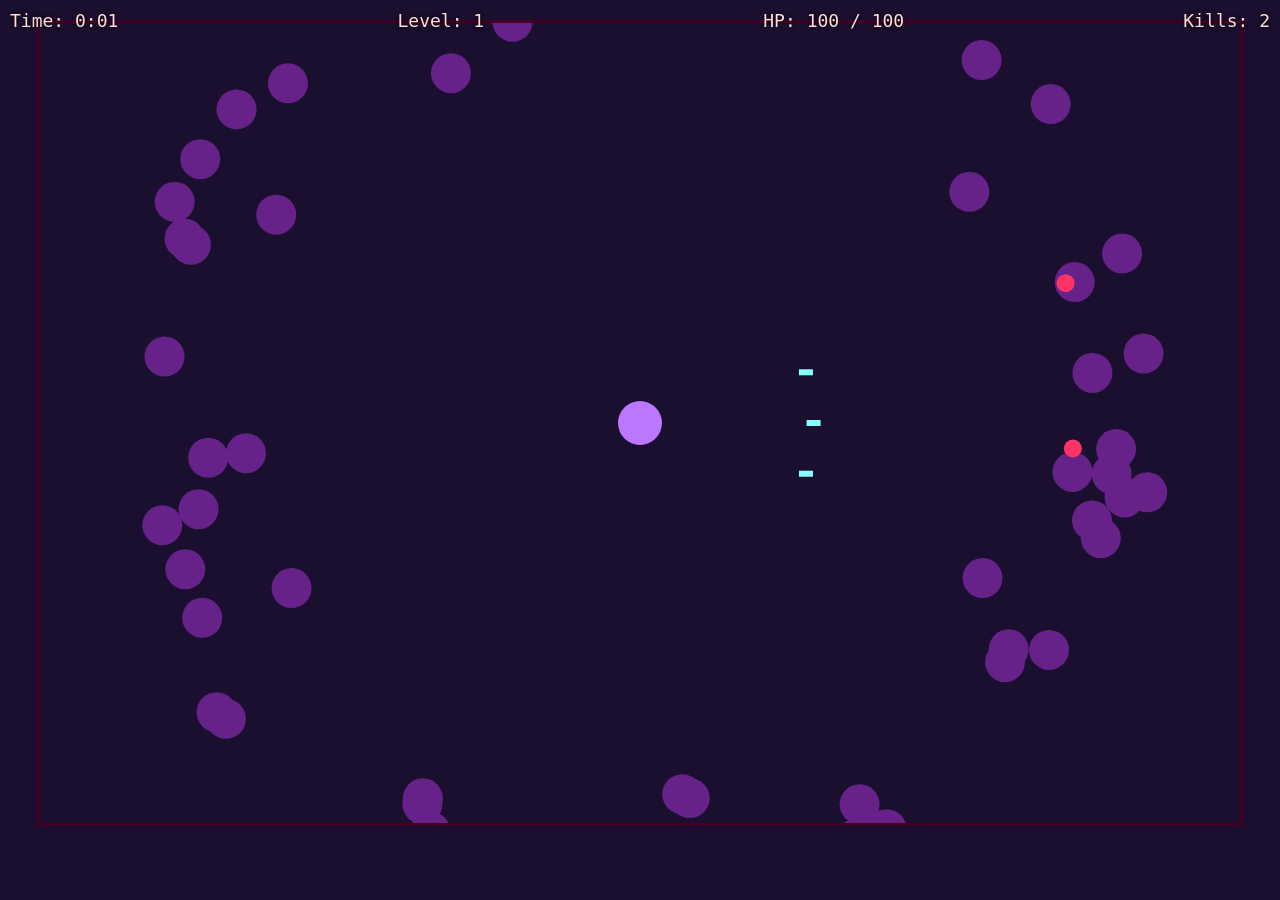
<file: Grok/Attempt 2/index.html>
<!DOCTYPE html>
<html lang="en">
<head>
    <meta charset="UTF-8">
    <title>Bloodsurge: Eternal Night - Phase 2</title>
    <link rel="stylesheet" href="styles.css">
</head>
<body>
    <canvas id="game" width="1200" height="800"></canvas>
    
    <div id="hud">
        <div>Time: <span id="timer">0:00</span></div>
        <div>Level: <span id="level">1</span></div>
        <div>HP: <span id="hp">100</span> / <span id="maxhp">100</span></div>
        <div>Kills: <span id="kills">0</span></div>
    </div>

    <div id="levelup" class="modal">
        <h2>Level Up! Choose one:</h2>
        <div id="choices"></div>
    </div>

    <div id="gameover" class="modal">
        <h2>The Night Claims You</h2>
        <p>Survived: <span id="finaltime"></span></p>
        <p>Kills: <span id="finalkills"></span></p>
        <button onclick="restart()">Return to Camp</button>
    </div>

    <script src="game.js"></script>
</body>
</html>
</file>
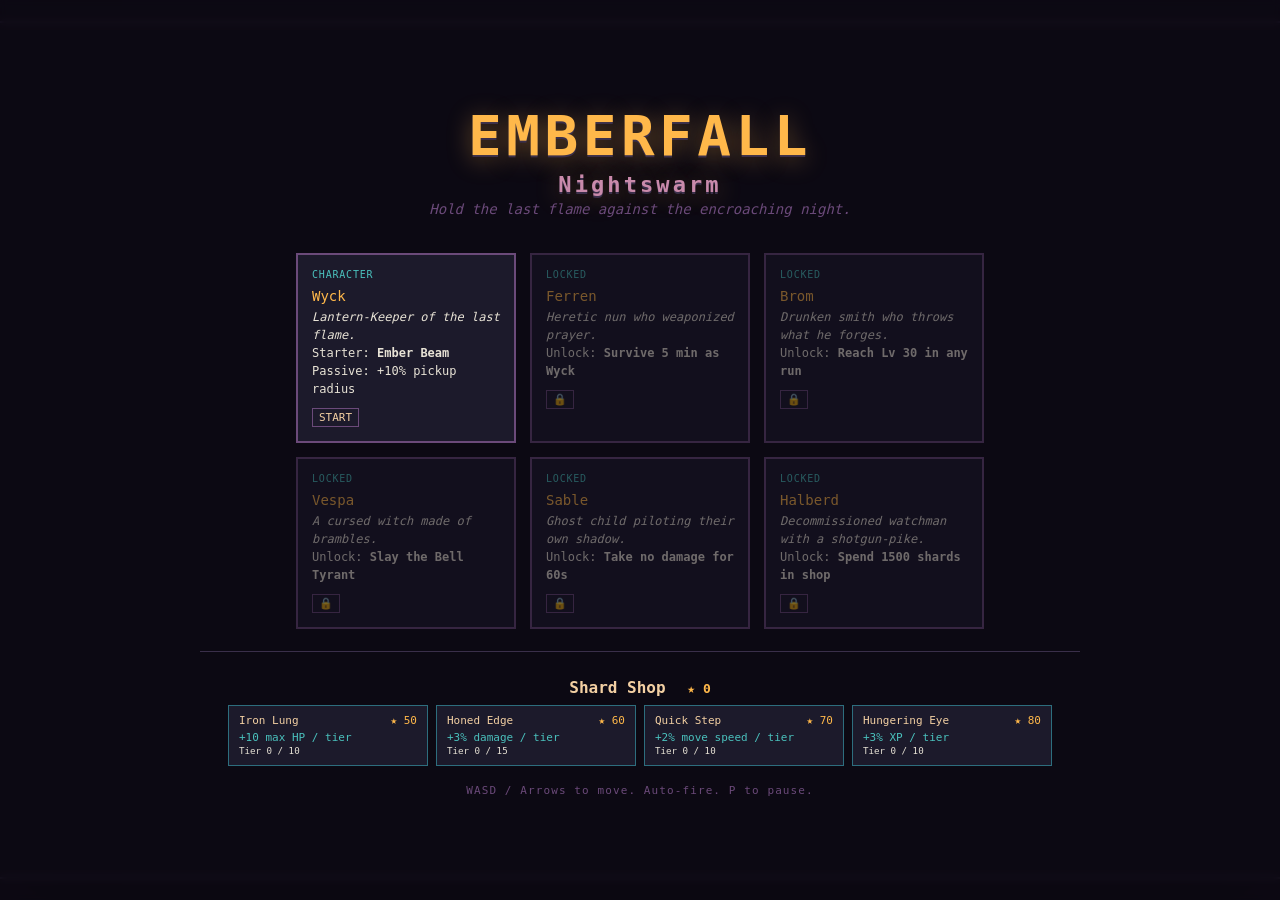
<file: Claude/claudegame.html>
<!doctype html>
<html lang="en">
<head>
  <meta charset="utf-8" />
  <meta name="viewport" content="width=device-width, initial-scale=1, viewport-fit=cover" />
  <title>Emberfall: Nightswarm</title>
  <link rel="stylesheet" href="styles.css" />
</head>
<body>
  <div id="app">
    <canvas id="game" width="960" height="640"></canvas>

    <!-- HUD overlay -->
    <div id="hud" class="hud">
      <div class="hud-tl">
        <div class="hp">
          <div class="hp-bar"><div id="hp-fill" class="hp-fill"></div></div>
          <span id="hp-text">100 / 100</span>
        </div>
        <div class="meta-line">
          <span id="char-name">Wyck</span>
          <span class="dot">•</span>
          <span id="run-time">00:00</span>
        </div>
      </div>

      <div class="hud-tc">
        <div class="xp-bar"><div id="xp-fill" class="xp-fill"></div></div>
        <div class="lvl">Lv <span id="lvl-text">1</span></div>
      </div>

      <div class="hud-tr">
        <div id="weapons-row" class="icon-row"></div>
        <div id="artifacts-row" class="icon-row small"></div>
      </div>

      <div class="hud-bl">
        <span>★ <span id="ember-count">0</span></span>
        <span>☠ <span id="kill-count">0</span></span>
      </div>

      <div class="hud-br">
        <canvas id="minimap" width="180" height="120"></canvas>
      </div>
    </div>

    <!-- Card overlay -->
    <div id="card-overlay" class="overlay hidden">
      <div class="card-title">Level Up — Choose One</div>
      <div id="cards" class="cards"></div>
      <div class="hint">[1] [2] [3]</div>
    </div>

    <!-- Title / character select -->
    <div id="title-overlay" class="overlay">
      <h1>EMBERFALL<span class="sub">Nightswarm</span></h1>
      <p class="tag">Hold the last flame against the encroaching night.</p>
      <div id="char-select" class="cards"></div>
      <div class="meta-shop">
        <h3>Shard Shop <span id="shard-balance">0★</span></h3>
        <div id="shop" class="shop"></div>
      </div>
      <div class="hint">WASD / Arrows to move. Auto-fire. P to pause.</div>
    </div>

    <!-- Pause -->
    <div id="pause-overlay" class="overlay hidden">
      <h2>Paused</h2>
      <button id="resume-btn">Resume (P)</button>
      <button id="quit-btn">Abandon Run</button>
    </div>

    <!-- Death / Win -->
    <div id="end-overlay" class="overlay hidden">
      <h2 id="end-title">You fell to the night.</h2>
      <div id="end-stats" class="end-stats"></div>
      <button id="end-btn">Continue</button>
    </div>
  </div>

  <script src="game.js"></script>
</body>
</html>
</file>
<file: Gemini/Attempt 3/style.css>
body {
    margin: 0;
    background-color: #111;
    color: #fff;
    font-family: 'Courier New', Courier, monospace;
    display: flex;
    justify-content: center;
    align-items: center;
    height: 100vh;
    overflow: hidden;
    user-select: none;
}
#game-container {
    position: relative;
    width: 800px;
    height: 600px;
    box-shadow: 0 0 20px rgba(0, 255, 255, 0.2);
}
canvas {
    display: block;
    background-color: #222;
}
.overlay {
    position: absolute; top: 0; left: 0; width: 100%; height: 100%;
    background: rgba(0, 0, 0, 0.85); display: none;
    flex-direction: column; justify-content: center; align-items: center;
}
.overlay.active { display: flex; }
h1 { color: #0ff; text-shadow: 0 0 10px #0ff; margin-bottom: 10px; }
.danger-text { color: #f00; text-shadow: 0 0 10px #f00; }
button {
    background: #222; border: 2px solid #0ff; color: #0ff;
    padding: 15px 30px; margin: 10px; font-size: 18px; font-weight: bold;
    cursor: pointer; transition: 0.2s; font-family: inherit;
}
button:hover { background: #0ff; color: #000; }
#ui-layer {
    position: absolute; top: 10px; left: 10px; right: 10px; pointer-events: none;
}
.bar-bg { background: #555; width: 100%; height: 15px; border-radius: 5px; margin-bottom: 5px;}
#xp-bar { background: #0ff; width: 0%; height: 100%; transition: width 0.2s; }
.stats { display: flex; justify-content: space-between; font-weight: bold; }
</file>
<file: Grok/Attempt 1/styles.css>
body { 
    margin: 0; 
    background: #1a0f2e; 
    font-family: monospace; 
    color: #ffdddd; 
    overflow: hidden;
}
canvas { 
    display: block; 
    margin: 20px auto; 
    border: 3px solid #440022; 
    image-rendering: pixelated;
}
#hud {
    position: absolute;
    top: 10px;
    left: 10px;
    right: 10px;
    display: flex;
    justify-content: space-between;
    font-size: 18px;
    pointer-events: none;
}
.modal {
    position: absolute;
    top: 50%;
    left: 50%;
    transform: translate(-50%, -50%);
    background: rgba(20,10,40,0.95);
    padding: 30px;
    border: 4px solid #880033;
    text-align: center;
    display: none;
    z-index: 100;
}
button {
    background: #660022;
    color: #ffdddd;
    border: 2px solid #ff4488;
    padding: 12px 24px;
    font-size: 18px;
    cursor: pointer;
    margin-top: 20px;
}
#choices {
    display: flex;
    flex-direction: column;
    gap: 12px;
    margin-top: 20px;
}
.choice {
    background: #330022;
    padding: 15px;
    border: 2px solid #aa2266;
    cursor: pointer;
}
.choice:hover { background: #550033; }
</file>
<file: Grok/Attempt 2/styles.css>
body { 
    margin: 0; 
    background: #1a0f2e; 
    font-family: monospace; 
    color: #ffdddd; 
    overflow: hidden;
}
canvas { 
    display: block; 
    margin: 20px auto; 
    border: 3px solid #440022; 
    image-rendering: pixelated;
}
#hud {
    position: absolute;
    top: 10px;
    left: 10px;
    right: 10px;
    display: flex;
    justify-content: space-between;
    font-size: 18px;
    pointer-events: none;
    text-shadow: 0 0 4px #000;
}
.modal {
    position: absolute;
    top: 50%;
    left: 50%;
    transform: translate(-50%, -50%);
    background: rgba(20,10,40,0.96);
    padding: 30px 40px;
    border: 4px solid #880033;
    text-align: center;
    display: none;
    z-index: 100;
    max-width: 520px;
}
button {
    background: #660022;
    color: #ffdddd;
    border: 2px solid #ff4488;
    padding: 12px 28px;
    font-size: 18px;
    cursor: pointer;
    margin-top: 20px;
}
.choice {
    background: #330022;
    padding: 16px;
    border: 2px solid #aa2266;
    margin: 8px 0;
    cursor: pointer;
    text-align: left;
}
.choice:hover { background: #550033; border-color: #ff77aa; }
</file>
<file: Claude/styles.css>
/* Emberfall: Nightswarm — UI styles
   Palette pulled from design doc §12 */

:root {
  --c-bg-0: #0d0a14;
  --c-bg-1: #1c1a2b;
  --c-bg-2: #3a2f4a;
  --c-mauve: #6b4a7a;
  --c-pink: #c98aab;
  --c-cream: #f3d0a3;
  --c-amber: #ffb84a;
  --c-orange: #ff6b3d;
  --c-red: #d63d2e;
  --c-teal: #4ac1bd;
  --c-deep-teal: #2d6e7e;
  --c-deeper-teal: #1a3b4f;
  --c-dark-green: #2a5a3d;
  --c-green: #6fa86c;
  --c-paper: #e8e3d6;
  --c-white: #ffffff;
}

* { box-sizing: border-box; }

html, body {
  margin: 0;
  height: 100%;
  background: var(--c-bg-0);
  color: var(--c-paper);
  font-family: ui-monospace, "Cascadia Mono", "Consolas", monospace;
  font-size: 14px;
  overflow: hidden;
  user-select: none;
}

#app {
  position: relative;
  width: 100vw;
  height: 100vh;
  display: grid;
  place-items: center;
}

#game {
  display: block;
  background: var(--c-bg-0);
  image-rendering: pixelated;
  image-rendering: crisp-edges;
  width: min(100vw, 100vh * 1.5);
  height: min(100vh, 100vw / 1.5);
  box-shadow: 0 0 0 2px var(--c-bg-2), 0 30px 80px rgba(0,0,0,0.6);
}

/* HUD ---------------------------------------------------------------- */
.hud {
  position: absolute;
  inset: 0;
  pointer-events: none;
  width: min(100vw, 100vh * 1.5);
  height: min(100vh, 100vw / 1.5);
  margin: auto;
  font-size: 12px;
  letter-spacing: 0.04em;
}

.hud > div {
  position: absolute;
  padding: 10px 14px;
  background: rgba(13, 10, 20, 0.55);
  border: 1px solid var(--c-bg-2);
  border-radius: 4px;
  backdrop-filter: blur(2px);
}

.hud-tl { top: 12px; left: 12px; min-width: 200px; }
.hud-tc { top: 12px; left: 50%; transform: translateX(-50%); min-width: 280px; text-align: center; }
.hud-tr { top: 12px; right: 12px; }
.hud-bl { bottom: 12px; left: 12px; display: flex; gap: 14px; }
.hud-br { bottom: 12px; right: 12px; padding: 6px !important; }

.hp .hp-bar {
  width: 200px;
  height: 14px;
  background: var(--c-bg-2);
  border: 1px solid var(--c-mauve);
  position: relative;
  overflow: hidden;
}
.hp-fill {
  height: 100%;
  background: linear-gradient(90deg, var(--c-red), var(--c-amber));
  width: 100%;
  transition: width 80ms linear;
}
.hp #hp-text {
  display: block;
  margin-top: 4px;
  color: var(--c-cream);
  font-size: 11px;
}

.meta-line {
  margin-top: 6px;
  color: var(--c-pink);
}
.meta-line .dot { color: var(--c-mauve); margin: 0 6px; }

.xp-bar {
  width: 100%;
  height: 8px;
  background: var(--c-bg-2);
  border: 1px solid var(--c-deep-teal);
  position: relative;
  overflow: hidden;
}
.xp-fill {
  height: 100%;
  background: linear-gradient(90deg, var(--c-teal), var(--c-cream));
  width: 0%;
  transition: width 100ms linear;
}
.lvl {
  margin-top: 4px;
  color: var(--c-cream);
}

.icon-row {
  display: flex;
  gap: 4px;
  justify-content: flex-end;
}
.icon-row.small { margin-top: 6px; }
.icon-row .icon {
  width: 28px; height: 28px;
  background: var(--c-bg-1);
  border: 1px solid var(--c-mauve);
  position: relative;
  display: grid; place-items: center;
  font-size: 14px;
  color: var(--c-amber);
}
.icon-row.small .icon {
  width: 22px; height: 22px;
  font-size: 12px;
  border-color: var(--c-deep-teal);
  color: var(--c-teal);
}
.icon .lvl-pip {
  position: absolute;
  bottom: -2px; right: -2px;
  font-size: 9px;
  background: var(--c-bg-0);
  padding: 0 3px;
  border: 1px solid var(--c-mauve);
  color: var(--c-cream);
}
.icon.lvl-mid {
  border-color: var(--c-amber);
  color: var(--c-cream);
  box-shadow: 0 0 4px rgba(255, 184, 74, 0.45);
}
.icon.lvl-high {
  border-color: var(--c-orange);
  color: var(--c-white);
  box-shadow: 0 0 8px rgba(255, 107, 61, 0.7), inset 0 0 4px rgba(255, 184, 74, 0.35);
}
.icon.lvl-max {
  border-color: var(--c-cream);
  color: var(--c-white);
  background: linear-gradient(135deg, var(--c-bg-1), var(--c-bg-2));
  box-shadow:
    0 0 10px rgba(255, 184, 74, 0.9),
    0 0 18px rgba(255, 107, 61, 0.5),
    inset 0 0 6px rgba(243, 208, 163, 0.5);
  animation: lvl-max-pulse 1.6s ease-in-out infinite;
}
@keyframes lvl-max-pulse {
  0%, 100% { box-shadow: 0 0 10px rgba(255,184,74,0.9), 0 0 18px rgba(255,107,61,0.5), inset 0 0 6px rgba(243,208,163,0.5); }
  50%      { box-shadow: 0 0 14px rgba(255,184,74,1.0), 0 0 26px rgba(255,107,61,0.7), inset 0 0 8px rgba(243,208,163,0.7); }
}
.icon .cd-ring {
  position: absolute; inset: 0;
  background: rgba(0,0,0,0.55);
  transform-origin: center;
  pointer-events: none;
}

#minimap {
  display: block;
  image-rendering: pixelated;
  background: var(--c-bg-0);
  border: 1px solid var(--c-bg-2);
}

/* Overlays ---------------------------------------------------------- */
.overlay {
  position: absolute;
  inset: 0;
  display: grid;
  place-items: center;
  align-content: center;
  background: rgba(13, 10, 20, 0.78);
  backdrop-filter: blur(3px);
  z-index: 10;
  text-align: center;
  padding: 30px;
}
.overlay.hidden { display: none; }

h1 {
  font-size: 56px;
  margin: 0 0 4px;
  letter-spacing: 0.08em;
  color: var(--c-amber);
  text-shadow: 0 2px 0 var(--c-bg-2), 0 4px 24px rgba(255,184,74,0.4);
}
h1 .sub {
  display: block;
  font-size: 22px;
  color: var(--c-pink);
  letter-spacing: 0.14em;
  margin-top: 4px;
}
h2 { font-size: 28px; color: var(--c-pink); margin: 0 0 16px; }
h3 { font-size: 16px; color: var(--c-cream); margin: 12px 0 8px; }

.tag {
  color: var(--c-mauve);
  margin: 0 0 24px;
  font-style: italic;
}

.cards {
  display: flex;
  gap: 14px;
  justify-content: center;
  flex-wrap: wrap;
  max-width: 880px;
  margin-top: 12px;
}
.card {
  width: 220px;
  background: var(--c-bg-1);
  border: 2px solid var(--c-mauve);
  padding: 14px;
  cursor: pointer;
  text-align: left;
  pointer-events: auto;
  transition: transform 80ms ease, border-color 80ms ease, background 80ms ease;
}
.card:hover, .card.focused {
  border-color: var(--c-amber);
  background: var(--c-bg-2);
  transform: translateY(-3px);
}
.card .card-name {
  font-size: 14px;
  color: var(--c-amber);
  margin-bottom: 4px;
}
.card .card-tag {
  font-size: 10px;
  text-transform: uppercase;
  color: var(--c-teal);
  letter-spacing: 0.08em;
  margin-bottom: 8px;
}
.card .card-desc {
  font-size: 12px;
  color: var(--c-paper);
  line-height: 1.5;
}
.card .card-key {
  position: relative;
  display: inline-block;
  margin-top: 10px;
  padding: 2px 6px;
  border: 1px solid var(--c-mauve);
  font-size: 11px;
  color: var(--c-cream);
}
.card.rarity-C { border-color: var(--c-mauve); }
.card.rarity-U { border-color: var(--c-teal); }
.card.rarity-R { border-color: var(--c-amber); }
.card.rarity-L { border-color: var(--c-orange); box-shadow: 0 0 12px rgba(255,107,61,0.4); }

.card-title {
  font-size: 22px;
  color: var(--c-cream);
  margin-bottom: 8px;
}
.hint {
  margin-top: 18px;
  color: var(--c-mauve);
  font-size: 11px;
  letter-spacing: 0.1em;
}

button {
  pointer-events: auto;
  background: var(--c-bg-2);
  color: var(--c-cream);
  border: 2px solid var(--c-mauve);
  padding: 10px 22px;
  font-family: inherit;
  font-size: 14px;
  cursor: pointer;
  margin: 6px;
  letter-spacing: 0.06em;
}
button:hover { background: var(--c-mauve); color: var(--c-bg-0); }

.meta-shop {
  margin-top: 22px;
  width: min(880px, 90vw);
  border-top: 1px solid var(--c-bg-2);
  padding-top: 14px;
}
#shard-balance {
  color: var(--c-amber);
  margin-left: 12px;
  font-size: 13px;
}
.shop {
  display: flex;
  gap: 8px;
  flex-wrap: wrap;
  justify-content: center;
}
.shop .shop-item {
  pointer-events: auto;
  background: var(--c-bg-1);
  border: 1px solid var(--c-deep-teal);
  padding: 8px 10px;
  cursor: pointer;
  width: 200px;
  text-align: left;
  font-size: 11px;
}
.shop .shop-item:hover { border-color: var(--c-amber); }
.shop .shop-item.maxed { opacity: 0.45; cursor: not-allowed; }
.shop .shop-name { color: var(--c-cream); display: block; margin-bottom: 4px; }
.shop .shop-stat { color: var(--c-teal); }
.shop .shop-cost { color: var(--c-amber); float: right; }

.end-stats {
  display: grid;
  grid-template-columns: auto auto;
  gap: 4px 24px;
  margin: 0 auto 16px;
  text-align: left;
  color: var(--c-paper);
  font-size: 13px;
}
.end-stats .k { color: var(--c-mauve); }

/* Damage / float text uses canvas — no DOM */
</file>
